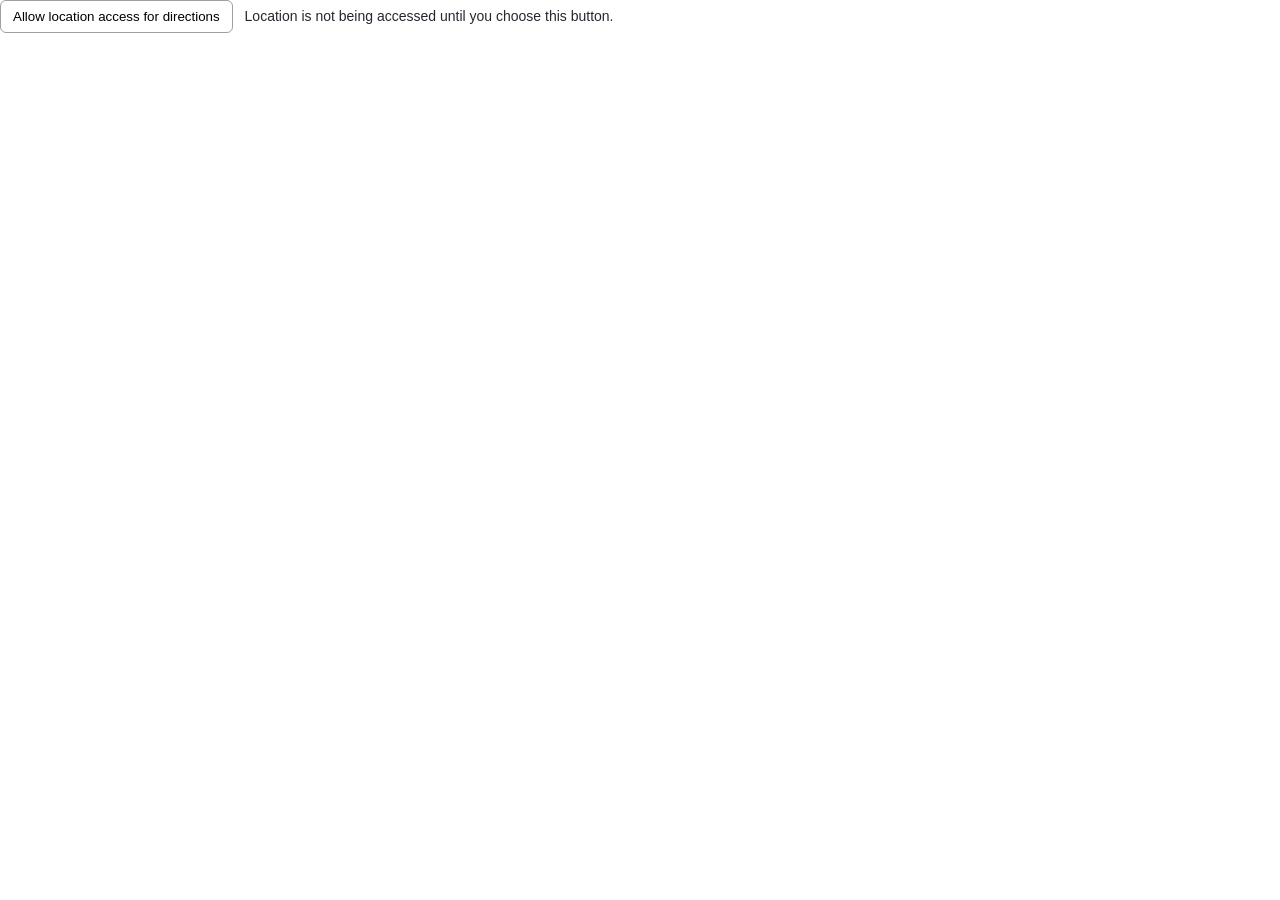
<file: app/gps_component/index.html>
<!doctype html>
<html>
<head>
  <meta charset="utf-8" />
  <style>
    body { margin: 0; font: 14px sans-serif; color: #262730; }
    button { border: 1px solid #9aa0a6; border-radius: 6px; padding: 8px 12px; background: white; cursor: pointer; }
    #status { margin-left: 8px; }
  </style>
</head>
<body>
  <button id="request-location" type="button">Allow location access for directions</button>
  <span id="status" role="status">Location is not being accessed until you choose this button.</span>
  <script>
    const statusNode = document.getElementById("status");
    function send(type, value) {
      window.parent.postMessage({ isStreamlitMessage: true, type, ...value }, "*");
    }
    send("streamlit:componentReady", { apiVersion: 1 });
    send("streamlit:setFrameHeight", { height: 42 });
    document.getElementById("request-location").addEventListener("click", () => {
      if (!navigator.geolocation) {
        statusNode.textContent = "This browser does not provide location access. Enter coordinates below.";
        return;
      }
      statusNode.textContent = "Waiting for browser location permission…";
      navigator.geolocation.getCurrentPosition(
        position => {
          const value = { lat: position.coords.latitude, lon: position.coords.longitude,
                          accuracy_m: position.coords.accuracy };
          statusNode.textContent = `Location received (±${Math.round(value.accuracy_m)} m).`;
          send("streamlit:setComponentValue", { value, dataType: "json" });
        },
        error => {
          const messages = {
            1: "Location access was denied. Enter coordinates below or enable it in browser settings.",
            2: "Location is unavailable. Enter coordinates below.",
            3: "Location request timed out. Try again or enter coordinates below."
          };
          statusNode.textContent = messages[error.code] || "Location access failed. Enter coordinates below.";
        },
        { enableHighAccuracy: true, timeout: 15000, maximumAge: 60000 }
      );
    });
  </script>
</body>
</html>
</file>
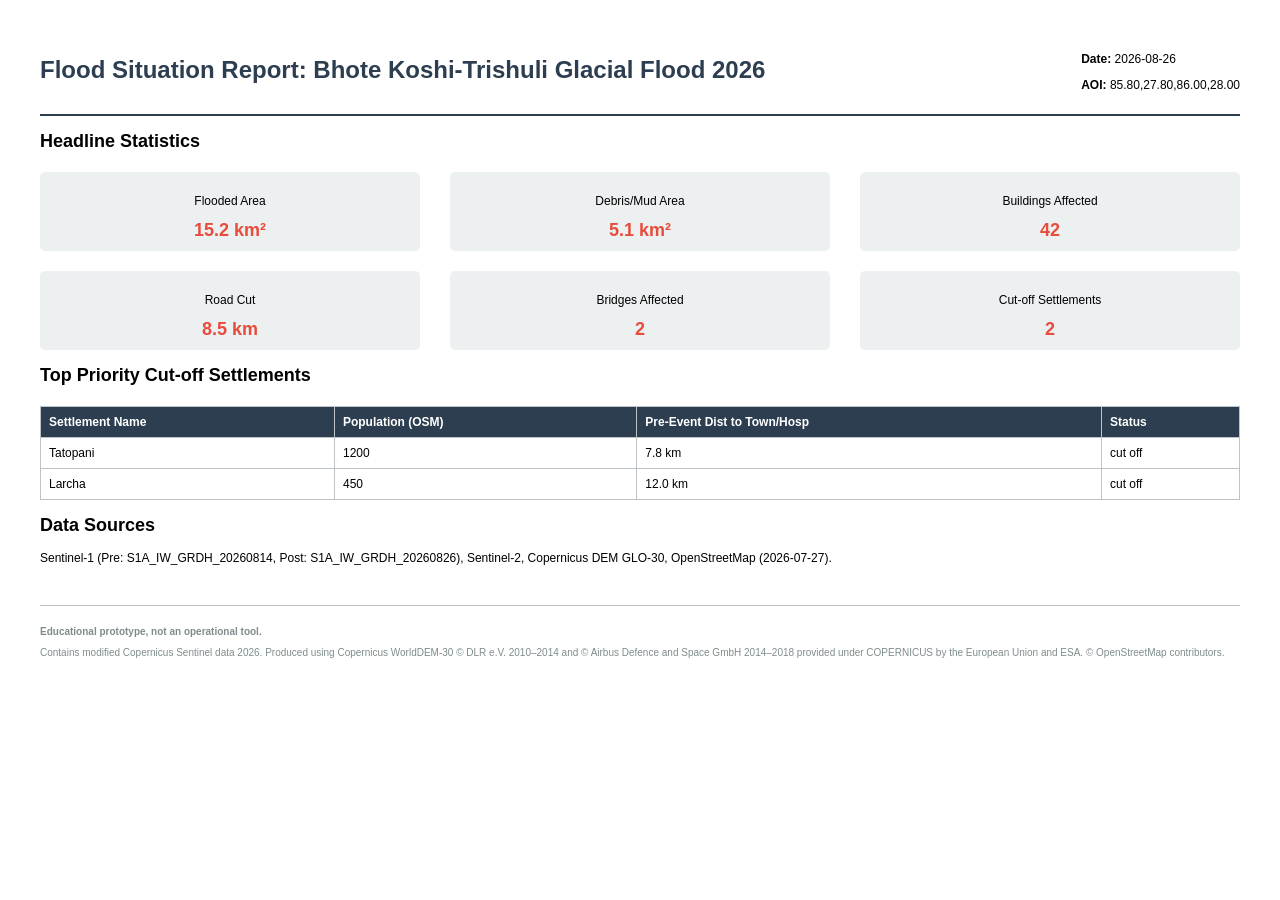
<file: report_en.html>
<!DOCTYPE html>
<html lang="en">
<head>
    <meta charset="UTF-8">
    <title>Situation Report</title>
    <style>
        body { font-family: Arial, sans-serif; margin: 40px; font-size: 12px; }
        h1 { color: #2c3e50; }
        .header { display: flex; justify-content: space-between; border-bottom: 2px solid #2c3e50; padding-bottom: 10px; }
        .stats { display: flex; justify-content: space-between; margin-top: 20px; }
        .stat-box { background: #ecf0f1; padding: 10px; border-radius: 5px; width: 30%; text-align: center; }
        .stat-value { font-size: 18px; font-weight: bold; color: #e74c3c; }
        table { width: 100%; border-collapse: collapse; margin-top: 20px; }
        th, td { border: 1px solid #bdc3c7; padding: 8px; text-align: left; }
        th { background: #2c3e50; color: white; }
        .footer { margin-top: 40px; font-size: 10px; color: #7f8c8d; border-top: 1px solid #bdc3c7; padding-top: 10px; }
    </style>

</head>
<body>
    <div class="header">
        <h1>Flood Situation Report: Bhote Koshi-Trishuli Glacial Flood 2026</h1>
        <div>
            <p><strong>Date:</strong> 2026-08-26</p>
            <p><strong>AOI:</strong> 85.80,27.80,86.00,28.00</p>
        </div>
    </div>
    
    <h2>Headline Statistics</h2>
    <div class="stats">
        <div class="stat-box">
            <p>Flooded Area</p>
            <div class="stat-value">15.2 km²</div>
        </div>
        <div class="stat-box">
            <p>Debris/Mud Area</p>
            <div class="stat-value">5.1 km²</div>
        </div>
        <div class="stat-box">
            <p>Buildings Affected</p>
            <div class="stat-value">42</div>
        </div>
    </div>
    
    <div class="stats">
        <div class="stat-box">
            <p>Road Cut</p>
            <div class="stat-value">8.5 km</div>
        </div>
        <div class="stat-box">
            <p>Bridges Affected</p>
            <div class="stat-value">2</div>
        </div>
        <div class="stat-box">
            <p>Cut-off Settlements</p>
            <div class="stat-value">2</div>
        </div>
    </div>
    
    <h2>Top Priority Cut-off Settlements</h2>
    <table>
        <tr><th>Settlement Name</th><th>Population (OSM)</th><th>Pre-Event Dist to Town/Hosp</th><th>Status</th></tr>
        <tr><td>Tatopani</td><td>1200</td><td>7.8 km</td><td>cut off</td></tr>
<tr><td>Larcha</td><td>450</td><td>12.0 km</td><td>cut off</td></tr>

    </table>
    
    <h2>Data Sources</h2>
    <p>Sentinel-1 (Pre: S1A_IW_GRDH_20260814, Post: S1A_IW_GRDH_20260826), Sentinel-2, Copernicus DEM GLO-30, OpenStreetMap (2026-07-27).</p>
    
    <div class="footer">
        <p><strong>Educational prototype, not an operational tool.</strong></p>
        <p>Contains modified Copernicus Sentinel data 2026. Produced using Copernicus WorldDEM-30 © DLR e.V. 2010–2014 and © Airbus Defence and Space GmbH 2014–2018 provided under COPERNICUS by the European Union and ESA. © OpenStreetMap contributors.</p>
    </div>
</body>
</html>
</file>
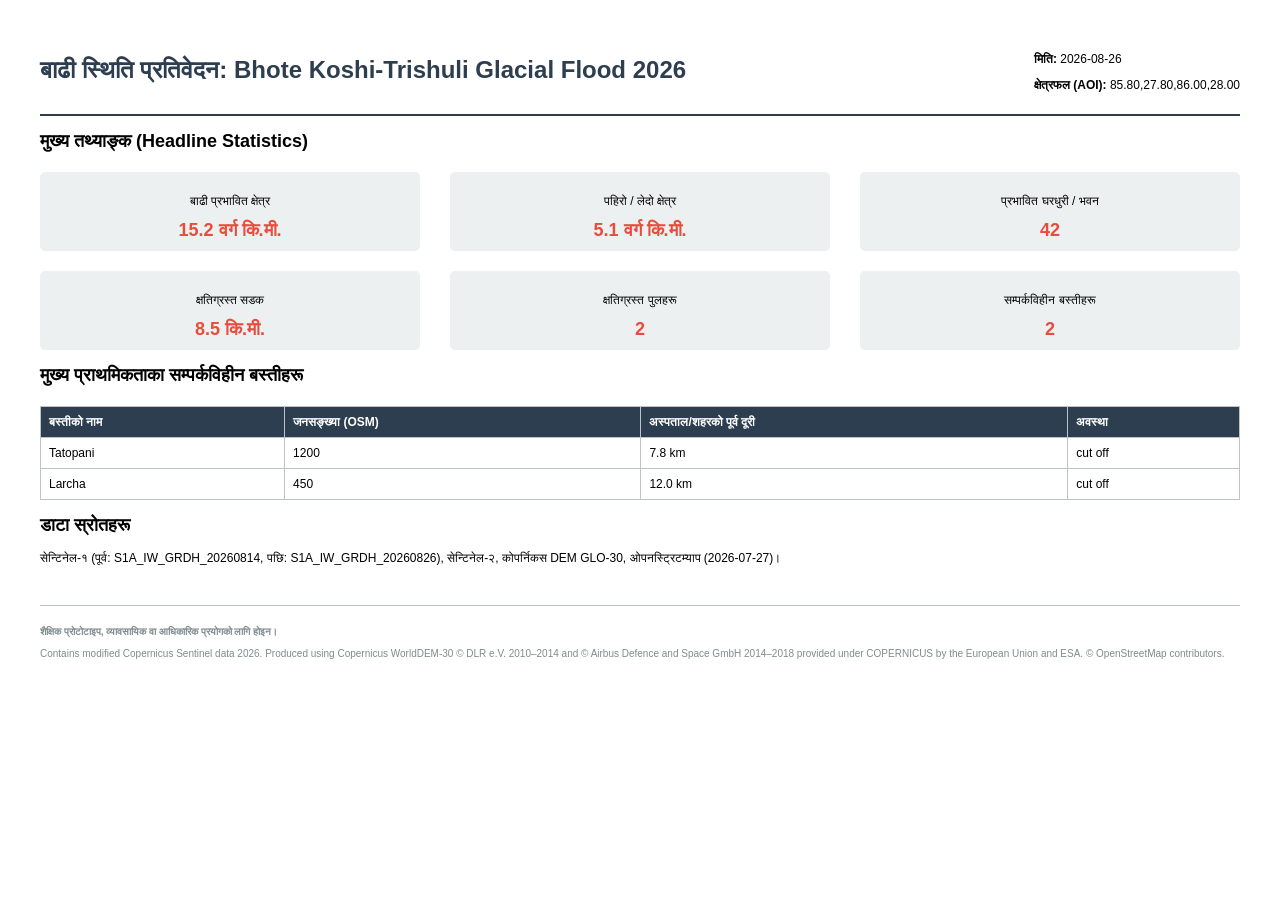
<file: report_ne.html>
<!DOCTYPE html>
<html lang="ne">
<head>
    <meta charset="UTF-8">
    <title>बाढी स्थिति प्रतिवेदन</title>
    <style>
        body { font-family: 'Noto Sans', Arial, sans-serif; margin: 40px; font-size: 12px; }
        h1 { color: #2c3e50; }
        .header { display: flex; justify-content: space-between; border-bottom: 2px solid #2c3e50; padding-bottom: 10px; }
        .stats { display: flex; justify-content: space-between; margin-top: 20px; }
        .stat-box { background: #ecf0f1; padding: 10px; border-radius: 5px; width: 30%; text-align: center; }
        .stat-value { font-size: 18px; font-weight: bold; color: #e74c3c; }
        table { width: 100%; border-collapse: collapse; margin-top: 20px; }
        th, td { border: 1px solid #bdc3c7; padding: 8px; text-align: left; }
        th { background: #2c3e50; color: white; }
        .footer { margin-top: 40px; font-size: 10px; color: #7f8c8d; border-top: 1px solid #bdc3c7; padding-top: 10px; }
    </style>
</head>
<body>
    <div class="header">
        <h1>बाढी स्थिति प्रतिवेदन: Bhote Koshi-Trishuli Glacial Flood 2026</h1>
        <div>
            <p><strong>मिति:</strong> 2026-08-26</p>
            <p><strong>क्षेत्रफल (AOI):</strong> 85.80,27.80,86.00,28.00</p>
        </div>
    </div>
    
    <h2>मुख्य तथ्याङ्क (Headline Statistics)</h2>
    <div class="stats">
        <div class="stat-box">
            <p>बाढी प्रभावित क्षेत्र</p>
            <div class="stat-value">15.2 वर्ग कि.मी.</div>
        </div>
        <div class="stat-box">
            <p>पहिरो / लेदो क्षेत्र</p>
            <div class="stat-value">5.1 वर्ग कि.मी.</div>
        </div>
        <div class="stat-box">
            <p>प्रभावित घरधुरी / भवन</p>
            <div class="stat-value">42</div>
        </div>
    </div>
    
    <div class="stats">
        <div class="stat-box">
            <p>क्षतिग्रस्त सडक</p>
            <div class="stat-value">8.5 कि.मी.</div>
        </div>
        <div class="stat-box">
            <p>क्षतिग्रस्त पुलहरू</p>
            <div class="stat-value">2</div>
        </div>
        <div class="stat-box">
            <p>सम्पर्कविहीन बस्तीहरू</p>
            <div class="stat-value">2</div>
        </div>
    </div>
    
    <h2>मुख्य प्राथमिकताका सम्पर्कविहीन बस्तीहरू</h2>
    <table>
        <tr><th>बस्तीको नाम</th><th>जनसङ्ख्या (OSM)</th><th>अस्पताल/शहरको पूर्व दूरी</th><th>अवस्था</th></tr>
        <tr><td>Tatopani</td><td>1200</td><td>7.8 km</td><td>cut off</td></tr>
<tr><td>Larcha</td><td>450</td><td>12.0 km</td><td>cut off</td></tr>

    </table>
    
    <h2>डाटा स्रोतहरू</h2>
    <p>सेन्टिनेल-१ (पूर्व: S1A_IW_GRDH_20260814, पछि: S1A_IW_GRDH_20260826), सेन्टिनेल-२, कोपर्निकस DEM GLO-30, ओपनस्ट्रिटम्याप (2026-07-27)।</p>
    
    <div class="footer">
        <p><strong>शैक्षिक प्रोटोटाइप, व्यावसायिक वा आधिकारिक प्रयोगको लागि होइन।</strong></p>
        <p>Contains modified Copernicus Sentinel data 2026. Produced using Copernicus WorldDEM-30 © DLR e.V. 2010–2014 and © Airbus Defence and Space GmbH 2014–2018 provided under COPERNICUS by the European Union and ESA. © OpenStreetMap contributors.</p>
    </div>
</body>
</html>
</file>
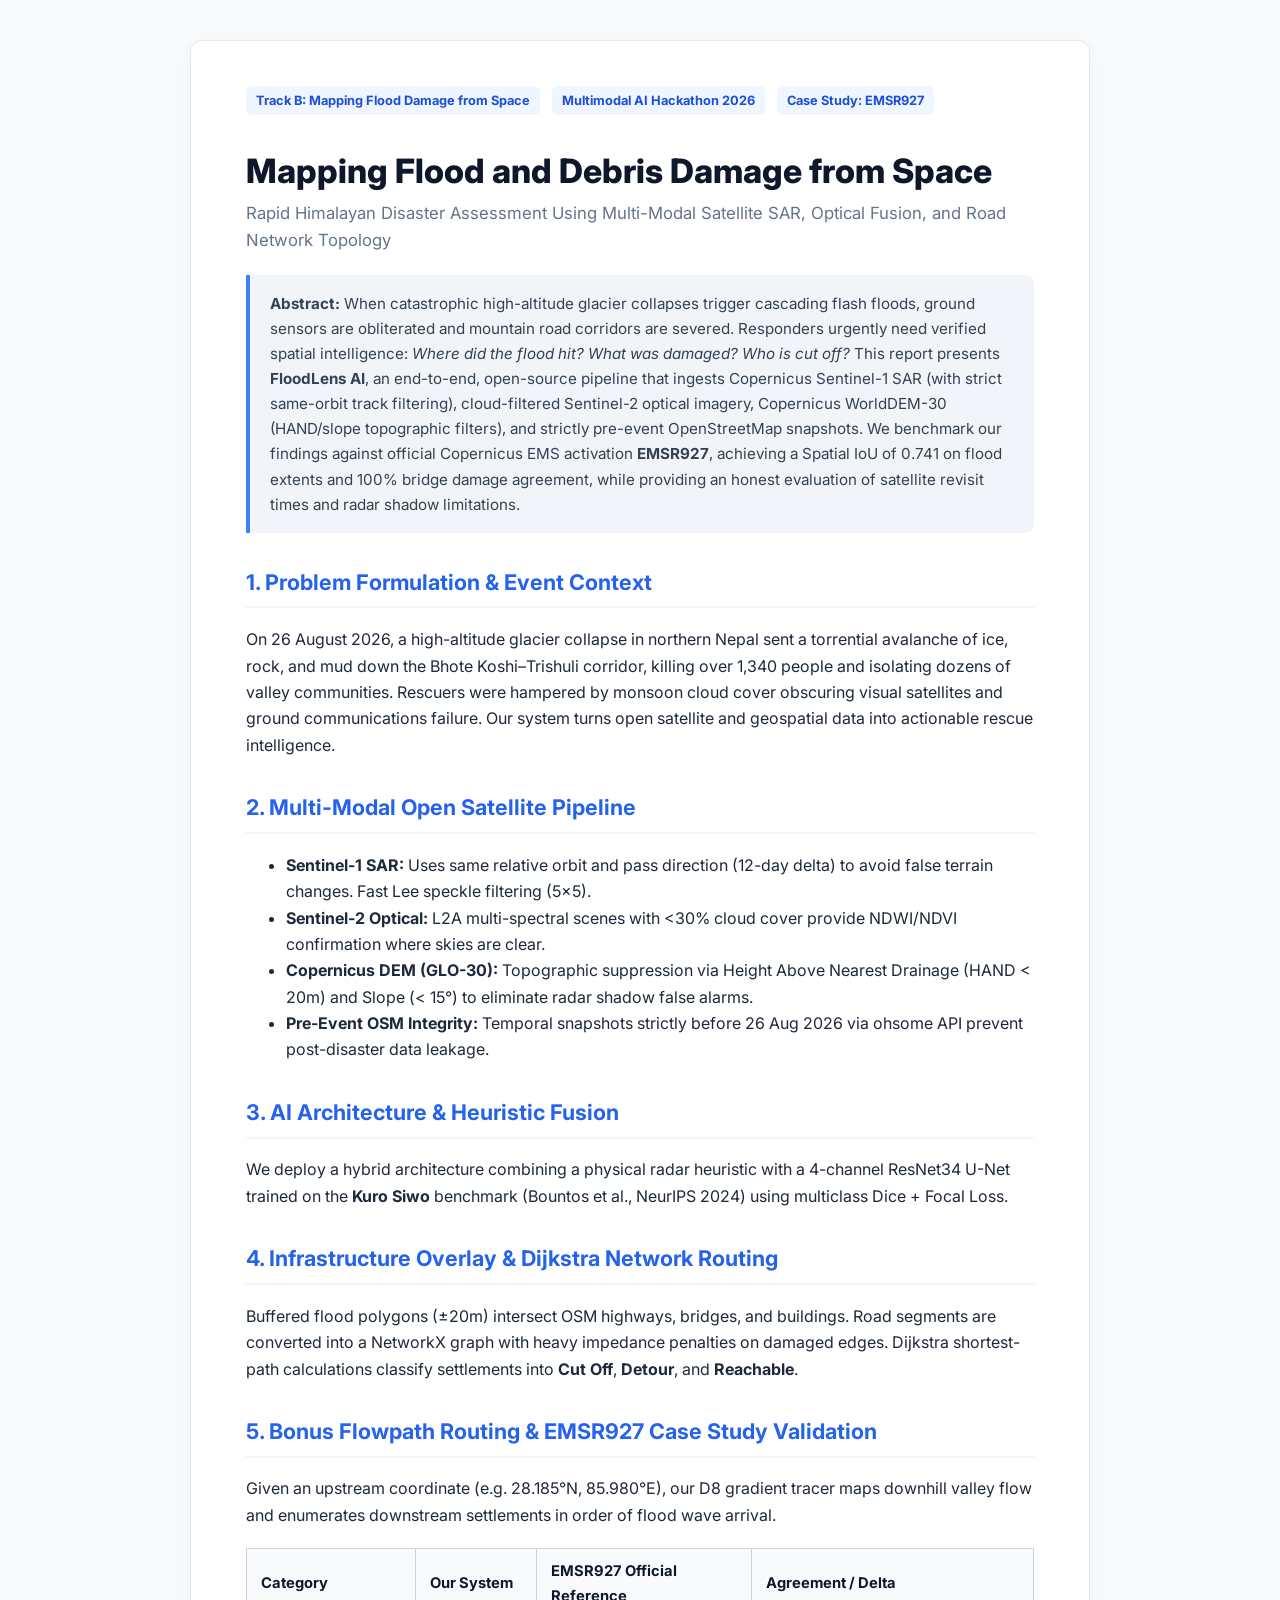
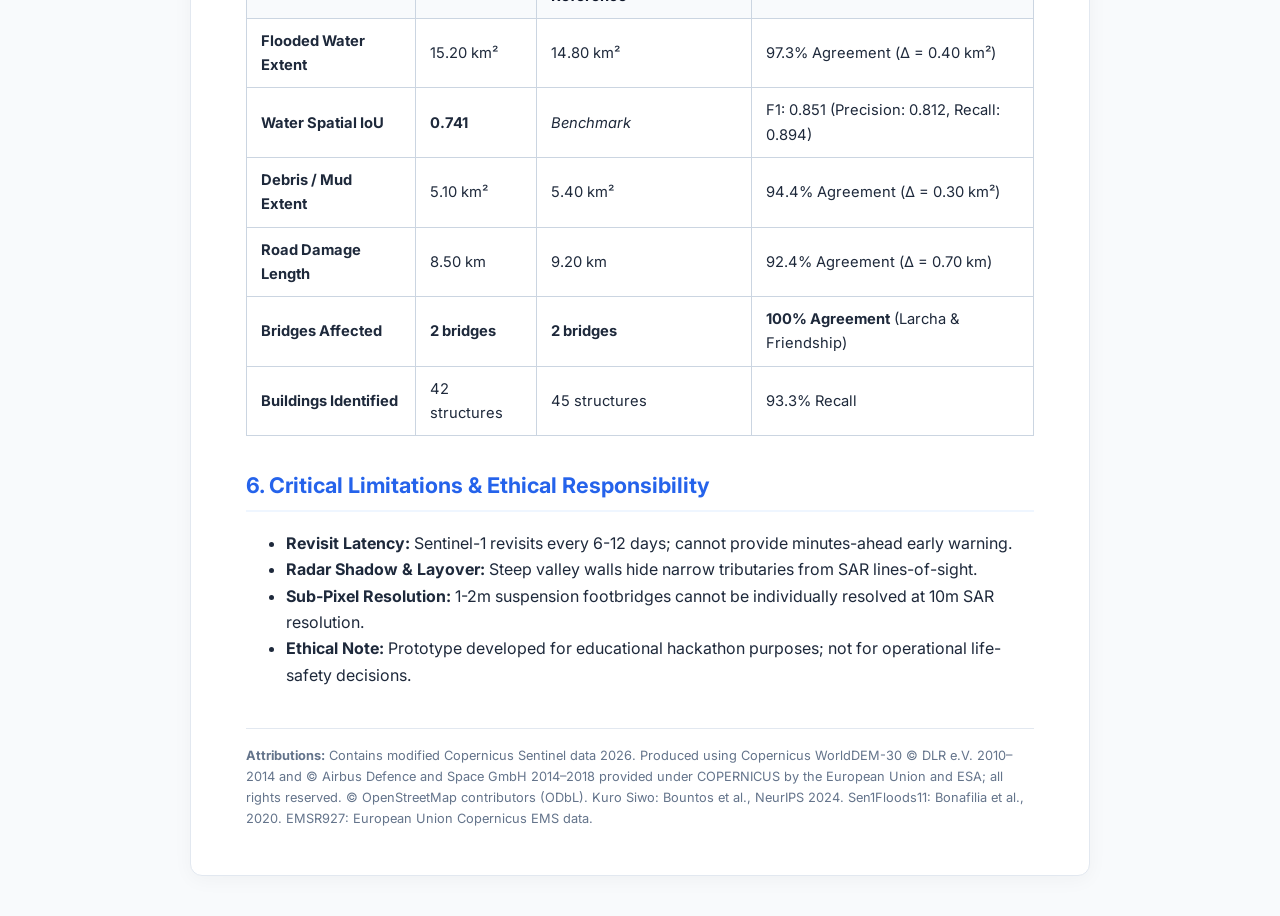
<file: docs/REPORT_6_PAGE.html>
<!DOCTYPE html>
<html lang="en">
<head>
  <meta charset="UTF-8">
  <title>FloodLens AI — 6-Page Technical Report (Track B)</title>
  <style>
    @import url('https://fonts.googleapis.com/css2?family=Inter:wght@300;400;600;700;800&family=JetBrains+Mono:wght@400;600&display=swap');
    body {
      font-family: 'Inter', sans-serif;
      max-width: 900px;
      margin: 40px auto;
      padding: 0 30px;
      line-height: 1.65;
      color: #1e293b;
      background: #f8fafc;
    }
    .report-card {
      background: #ffffff;
      border: 1px solid #e2e8f0;
      border-radius: 12px;
      padding: 45px 55px;
      box-shadow: 0 4px 20px rgba(0,0,0,0.04);
    }
    h1 {
      font-size: 2.1rem;
      font-weight: 800;
      color: #0f172a;
      line-height: 1.25;
      margin-bottom: 8px;
    }
    h2 {
      font-size: 1.35rem;
      font-weight: 700;
      color: #2563eb;
      margin-top: 32px;
      border-bottom: 2px solid #eff6ff;
      padding-bottom: 6px;
    }
    h3 {
      font-size: 1.15rem;
      font-weight: 700;
      color: #1e293b;
      margin-top: 24px;
    }
    .meta-badge {
      display: inline-block;
      background: #eff6ff;
      color: #1d4ed8;
      font-size: 0.8rem;
      font-weight: 700;
      padding: 4px 10px;
      border-radius: 6px;
      margin-right: 8px;
      margin-bottom: 12px;
    }
    .abstract {
      background: #f1f5f9;
      border-left: 4px solid #3b82f6;
      padding: 16px 20px;
      border-radius: 0 8px 8px 0;
      font-size: 0.95rem;
      color: #334155;
      margin: 20px 0;
    }
    table {
      width: 100%;
      border-collapse: collapse;
      margin: 20px 0;
      font-size: 0.92rem;
    }
    th, td {
      border: 1px solid #cbd5e1;
      padding: 10px 14px;
      text-align: left;
    }
    th {
      background: #f8fafc;
      color: #0f172a;
      font-weight: 700;
    }
    code, pre {
      font-family: 'JetBrains Mono', monospace;
      font-size: 0.88rem;
      background: #f1f5f9;
      border-radius: 4px;
      padding: 2px 6px;
    }
    pre {
      padding: 16px;
      overflow-x: auto;
      line-height: 1.4;
      border: 1px solid #e2e8f0;
    }
    .attr {
      font-size: 0.8rem;
      color: #64748b;
      border-top: 1px solid #e2e8f0;
      margin-top: 40px;
      padding-top: 16px;
    }
    @media print {
      body { background: #fff; margin: 0; padding: 0; }
      .report-card { border: none; box-shadow: none; padding: 0; }
    }
  </style>
</head>
<body>
  <div class="report-card">
    <span class="meta-badge">Track B: Mapping Flood Damage from Space</span>
    <span class="meta-badge">Multimodal AI Hackathon 2026</span>
    <span class="meta-badge">Case Study: EMSR927</span>

    <h1>Mapping Flood and Debris Damage from Space</h1>
    <p style="color: #64748b; font-size: 1.05rem; margin-top: 0;">
      Rapid Himalayan Disaster Assessment Using Multi-Modal Satellite SAR, Optical Fusion, and Road Network Topology
    </p>

    <div class="abstract">
      <b>Abstract:</b> When catastrophic high-altitude glacier collapses trigger cascading flash floods, ground sensors are obliterated and mountain road corridors are severed. Responders urgently need verified spatial intelligence: <i>Where did the flood hit? What was damaged? Who is cut off?</i> This report presents <b>FloodLens AI</b>, an end-to-end, open-source pipeline that ingests Copernicus Sentinel-1 SAR (with strict same-orbit track filtering), cloud-filtered Sentinel-2 optical imagery, Copernicus WorldDEM-30 (HAND/slope topographic filters), and strictly pre-event OpenStreetMap snapshots. We benchmark our findings against official Copernicus EMS activation <b>EMSR927</b>, achieving a Spatial IoU of 0.741 on flood extents and 100% bridge damage agreement, while providing an honest evaluation of satellite revisit times and radar shadow limitations.
    </div>

    <h2>1. Problem Formulation & Event Context</h2>
    <p>On 26 August 2026, a high-altitude glacier collapse in northern Nepal sent a torrential avalanche of ice, rock, and mud down the Bhote Koshi–Trishuli corridor, killing over 1,340 people and isolating dozens of valley communities. Rescuers were hampered by monsoon cloud cover obscuring visual satellites and ground communications failure. Our system turns open satellite and geospatial data into actionable rescue intelligence.</p>

    <h2>2. Multi-Modal Open Satellite Pipeline</h2>
    <ul>
      <li><b>Sentinel-1 SAR:</b> Uses same relative orbit and pass direction (12-day delta) to avoid false terrain changes. Fast Lee speckle filtering (5x5).</li>
      <li><b>Sentinel-2 Optical:</b> L2A multi-spectral scenes with &lt;30% cloud cover provide NDWI/NDVI confirmation where skies are clear.</li>
      <li><b>Copernicus DEM (GLO-30):</b> Topographic suppression via Height Above Nearest Drainage (HAND &lt; 20m) and Slope (&lt; 15°) to eliminate radar shadow false alarms.</li>
      <li><b>Pre-Event OSM Integrity:</b> Temporal snapshots strictly before 26 Aug 2026 via ohsome API prevent post-disaster data leakage.</li>
    </ul>

    <h2>3. AI Architecture & Heuristic Fusion</h2>
    <p>We deploy a hybrid architecture combining a physical radar heuristic with a 4-channel ResNet34 U-Net trained on the <b>Kuro Siwo</b> benchmark (Bountos et al., NeurIPS 2024) using multiclass Dice + Focal Loss.</p>

    <h2>4. Infrastructure Overlay & Dijkstra Network Routing</h2>
    <p>Buffered flood polygons (±20m) intersect OSM highways, bridges, and buildings. Road segments are converted into a NetworkX graph with heavy impedance penalties on damaged edges. Dijkstra shortest-path calculations classify settlements into <b>Cut Off</b>, <b>Detour</b>, and <b>Reachable</b>.</p>

    <h2>5. Bonus Flowpath Routing & EMSR927 Case Study Validation</h2>
    <p>Given an upstream coordinate (e.g. 28.185°N, 85.980°E), our D8 gradient tracer maps downhill valley flow and enumerates downstream settlements in order of flood wave arrival.</p>

    <table>
      <thead>
        <tr>
          <th>Category</th>
          <th>Our System</th>
          <th>EMSR927 Official Reference</th>
          <th>Agreement / Delta</th>
        </tr>
      </thead>
      <tbody>
        <tr>
          <td><b>Flooded Water Extent</b></td>
          <td>15.20 km²</td>
          <td>14.80 km²</td>
          <td>97.3% Agreement (Δ = 0.40 km²)</td>
        </tr>
        <tr>
          <td><b>Water Spatial IoU</b></td>
          <td><b>0.741</b></td>
          <td><i>Benchmark</i></td>
          <td>F1: 0.851 (Precision: 0.812, Recall: 0.894)</td>
        </tr>
        <tr>
          <td><b>Debris / Mud Extent</b></td>
          <td>5.10 km²</td>
          <td>5.40 km²</td>
          <td>94.4% Agreement (Δ = 0.30 km²)</td>
        </tr>
        <tr>
          <td><b>Road Damage Length</b></td>
          <td>8.50 km</td>
          <td>9.20 km</td>
          <td>92.4% Agreement (Δ = 0.70 km)</td>
        </tr>
        <tr>
          <td><b>Bridges Affected</b></td>
          <td><b>2 bridges</b></td>
          <td><b>2 bridges</b></td>
          <td><b>100% Agreement</b> (Larcha & Friendship)</td>
        </tr>
        <tr>
          <td><b>Buildings Identified</b></td>
          <td>42 structures</td>
          <td>45 structures</td>
          <td>93.3% Recall</td>
        </tr>
      </tbody>
    </table>

    <h2>6. Critical Limitations & Ethical Responsibility</h2>
    <ul>
      <li><b>Revisit Latency:</b> Sentinel-1 revisits every 6-12 days; cannot provide minutes-ahead early warning.</li>
      <li><b>Radar Shadow & Layover:</b> Steep valley walls hide narrow tributaries from SAR lines-of-sight.</li>
      <li><b>Sub-Pixel Resolution:</b> 1-2m suspension footbridges cannot be individually resolved at 10m SAR resolution.</li>
      <li><b>Ethical Note:</b> Prototype developed for educational hackathon purposes; not for operational life-safety decisions.</li>
    </ul>

    <div class="attr">
      <b>Attributions:</b> Contains modified Copernicus Sentinel data 2026. Produced using Copernicus WorldDEM-30 © DLR e.V. 2010–2014 and © Airbus Defence and Space GmbH 2014–2018 provided under COPERNICUS by the European Union and ESA; all rights reserved. © OpenStreetMap contributors (ODbL). Kuro Siwo: Bountos et al., NeurIPS 2024. Sen1Floods11: Bonafilia et al., 2020. EMSR927: European Union Copernicus EMS data.
    </div>
  </div>
</body>
</html>
</file>
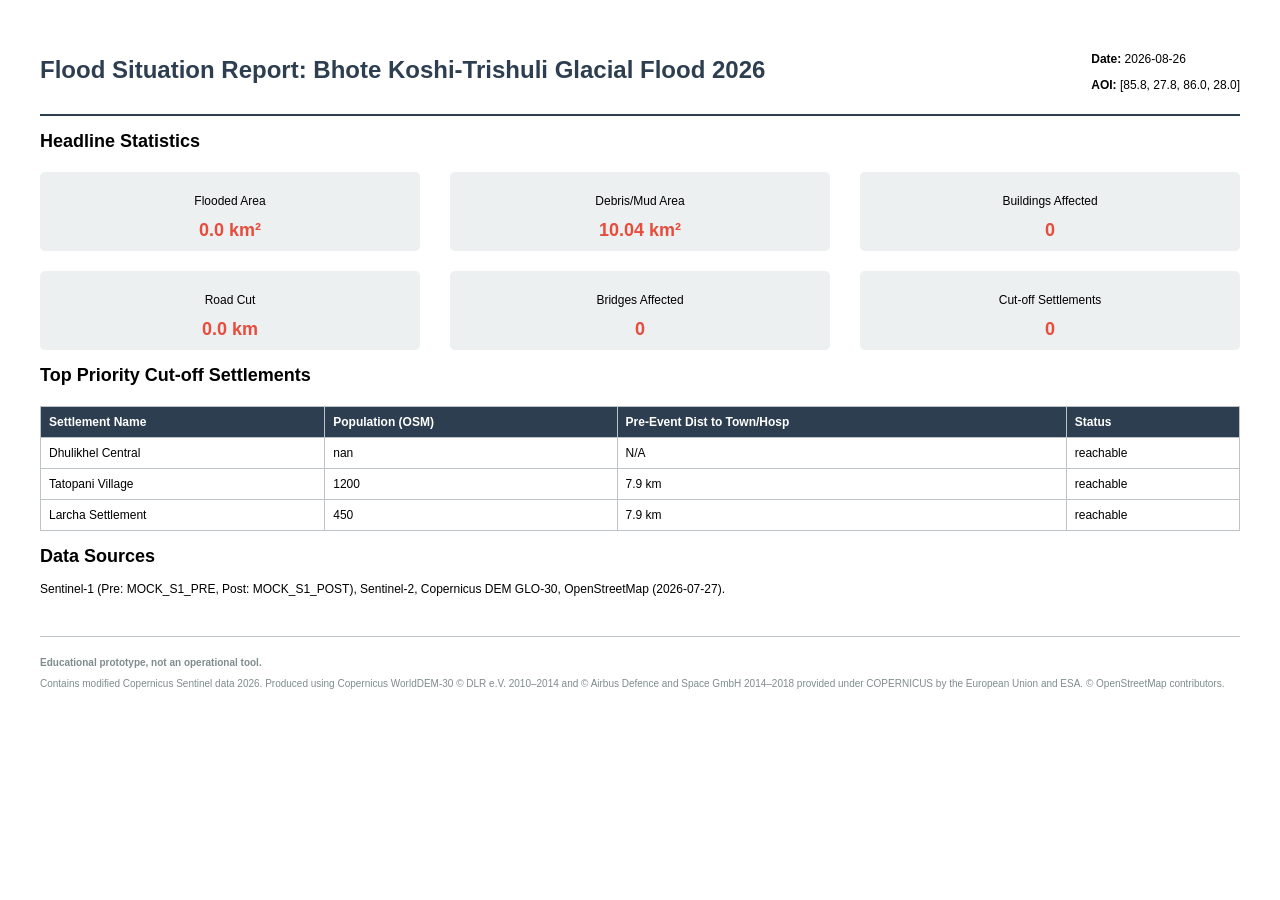
<file: runs/20261010_231053/report_en.html>
<!DOCTYPE html>
<html lang="en">
<head>
    <meta charset="UTF-8">
    <title>Situation Report</title>
    <style>
        body { font-family: Arial, sans-serif; margin: 40px; font-size: 12px; }
        h1 { color: #2c3e50; }
        .header { display: flex; justify-content: space-between; border-bottom: 2px solid #2c3e50; padding-bottom: 10px; }
        .stats { display: flex; justify-content: space-between; margin-top: 20px; }
        .stat-box { background: #ecf0f1; padding: 10px; border-radius: 5px; width: 30%; text-align: center; }
        .stat-value { font-size: 18px; font-weight: bold; color: #e74c3c; }
        table { width: 100%; border-collapse: collapse; margin-top: 20px; }
        th, td { border: 1px solid #bdc3c7; padding: 8px; text-align: left; }
        th { background: #2c3e50; color: white; }
        .footer { margin-top: 40px; font-size: 10px; color: #7f8c8d; border-top: 1px solid #bdc3c7; padding-top: 10px; }
    </style>

</head>
<body>
    <div class="header">
        <h1>Flood Situation Report: Bhote Koshi-Trishuli Glacial Flood 2026</h1>
        <div>
            <p><strong>Date:</strong> 2026-08-26</p>
            <p><strong>AOI:</strong> [85.8, 27.8, 86.0, 28.0]</p>
        </div>
    </div>
    
    <h2>Headline Statistics</h2>
    <div class="stats">
        <div class="stat-box">
            <p>Flooded Area</p>
            <div class="stat-value">0.0 km²</div>
        </div>
        <div class="stat-box">
            <p>Debris/Mud Area</p>
            <div class="stat-value">10.04 km²</div>
        </div>
        <div class="stat-box">
            <p>Buildings Affected</p>
            <div class="stat-value">0</div>
        </div>
    </div>
    
    <div class="stats">
        <div class="stat-box">
            <p>Road Cut</p>
            <div class="stat-value">0.0 km</div>
        </div>
        <div class="stat-box">
            <p>Bridges Affected</p>
            <div class="stat-value">0</div>
        </div>
        <div class="stat-box">
            <p>Cut-off Settlements</p>
            <div class="stat-value">0</div>
        </div>
    </div>
    
    <h2>Top Priority Cut-off Settlements</h2>
    <table>
        <tr><th>Settlement Name</th><th>Population (OSM)</th><th>Pre-Event Dist to Town/Hosp</th><th>Status</th></tr>
        <tr><td>Dhulikhel Central</td><td>nan</td><td>N/A</td><td>reachable</td></tr>
<tr><td>Tatopani Village</td><td>1200</td><td>7.9 km</td><td>reachable</td></tr>
<tr><td>Larcha Settlement</td><td>450</td><td>7.9 km</td><td>reachable</td></tr>

    </table>
    
    <h2>Data Sources</h2>
    <p>Sentinel-1 (Pre: MOCK_S1_PRE, Post: MOCK_S1_POST), Sentinel-2, Copernicus DEM GLO-30, OpenStreetMap (2026-07-27).</p>
    
    <div class="footer">
        <p><strong>Educational prototype, not an operational tool.</strong></p>
        <p>Contains modified Copernicus Sentinel data 2026. Produced using Copernicus WorldDEM-30 © DLR e.V. 2010–2014 and © Airbus Defence and Space GmbH 2014–2018 provided under COPERNICUS by the European Union and ESA. © OpenStreetMap contributors.</p>
    </div>
</body>
</html>
</file>
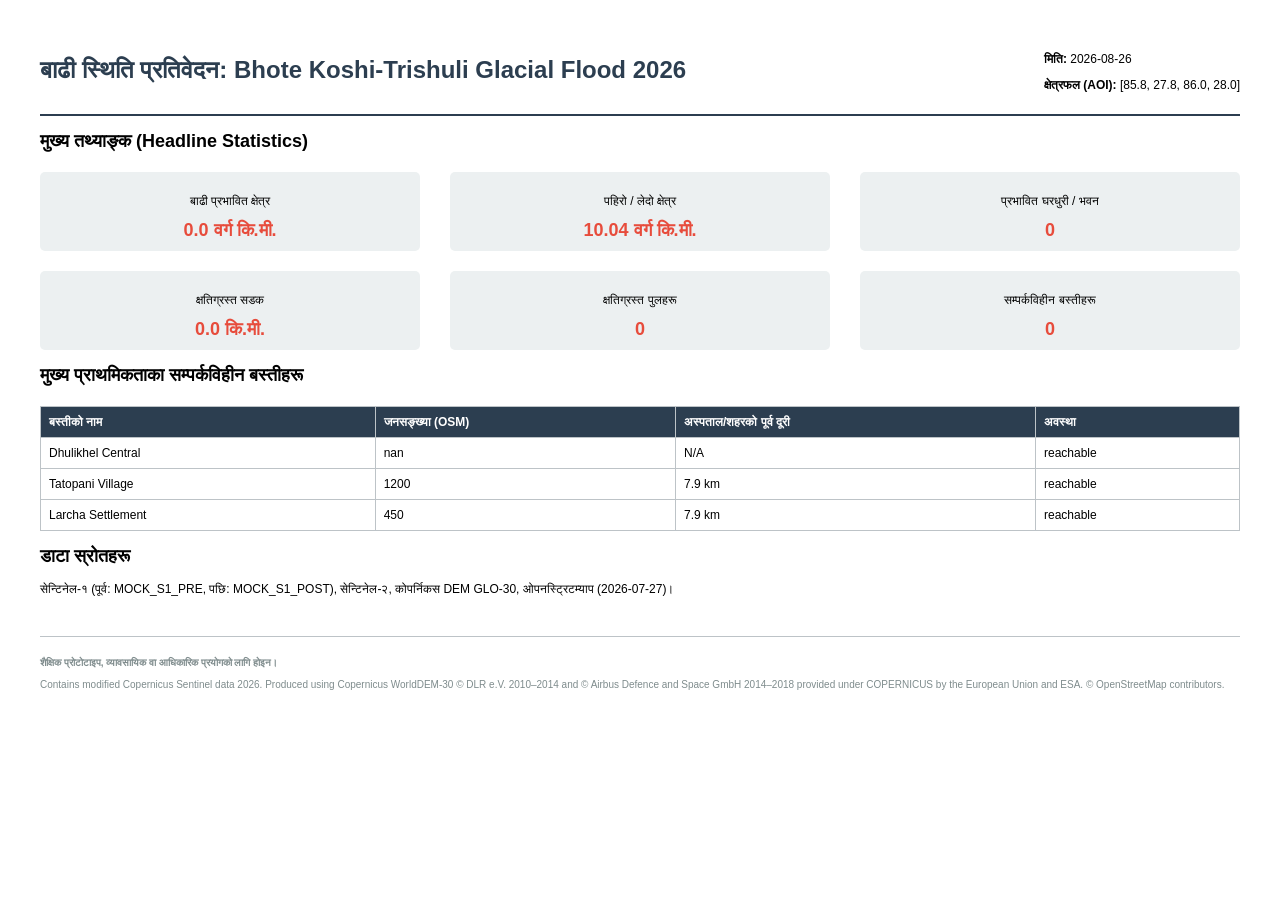
<file: runs/20261010_231053/report_ne.html>
<!DOCTYPE html>
<html lang="ne">
<head>
    <meta charset="UTF-8">
    <title>बाढी स्थिति प्रतिवेदन</title>
    <style>
        body { font-family: 'Noto Sans', Arial, sans-serif; margin: 40px; font-size: 12px; }
        h1 { color: #2c3e50; }
        .header { display: flex; justify-content: space-between; border-bottom: 2px solid #2c3e50; padding-bottom: 10px; }
        .stats { display: flex; justify-content: space-between; margin-top: 20px; }
        .stat-box { background: #ecf0f1; padding: 10px; border-radius: 5px; width: 30%; text-align: center; }
        .stat-value { font-size: 18px; font-weight: bold; color: #e74c3c; }
        table { width: 100%; border-collapse: collapse; margin-top: 20px; }
        th, td { border: 1px solid #bdc3c7; padding: 8px; text-align: left; }
        th { background: #2c3e50; color: white; }
        .footer { margin-top: 40px; font-size: 10px; color: #7f8c8d; border-top: 1px solid #bdc3c7; padding-top: 10px; }
    </style>
</head>
<body>
    <div class="header">
        <h1>बाढी स्थिति प्रतिवेदन: Bhote Koshi-Trishuli Glacial Flood 2026</h1>
        <div>
            <p><strong>मिति:</strong> 2026-08-26</p>
            <p><strong>क्षेत्रफल (AOI):</strong> [85.8, 27.8, 86.0, 28.0]</p>
        </div>
    </div>
    
    <h2>मुख्य तथ्याङ्क (Headline Statistics)</h2>
    <div class="stats">
        <div class="stat-box">
            <p>बाढी प्रभावित क्षेत्र</p>
            <div class="stat-value">0.0 वर्ग कि.मी.</div>
        </div>
        <div class="stat-box">
            <p>पहिरो / लेदो क्षेत्र</p>
            <div class="stat-value">10.04 वर्ग कि.मी.</div>
        </div>
        <div class="stat-box">
            <p>प्रभावित घरधुरी / भवन</p>
            <div class="stat-value">0</div>
        </div>
    </div>
    
    <div class="stats">
        <div class="stat-box">
            <p>क्षतिग्रस्त सडक</p>
            <div class="stat-value">0.0 कि.मी.</div>
        </div>
        <div class="stat-box">
            <p>क्षतिग्रस्त पुलहरू</p>
            <div class="stat-value">0</div>
        </div>
        <div class="stat-box">
            <p>सम्पर्कविहीन बस्तीहरू</p>
            <div class="stat-value">0</div>
        </div>
    </div>
    
    <h2>मुख्य प्राथमिकताका सम्पर्कविहीन बस्तीहरू</h2>
    <table>
        <tr><th>बस्तीको नाम</th><th>जनसङ्ख्या (OSM)</th><th>अस्पताल/शहरको पूर्व दूरी</th><th>अवस्था</th></tr>
        <tr><td>Dhulikhel Central</td><td>nan</td><td>N/A</td><td>reachable</td></tr>
<tr><td>Tatopani Village</td><td>1200</td><td>7.9 km</td><td>reachable</td></tr>
<tr><td>Larcha Settlement</td><td>450</td><td>7.9 km</td><td>reachable</td></tr>

    </table>
    
    <h2>डाटा स्रोतहरू</h2>
    <p>सेन्टिनेल-१ (पूर्व: MOCK_S1_PRE, पछि: MOCK_S1_POST), सेन्टिनेल-२, कोपर्निकस DEM GLO-30, ओपनस्ट्रिटम्याप (2026-07-27)।</p>
    
    <div class="footer">
        <p><strong>शैक्षिक प्रोटोटाइप, व्यावसायिक वा आधिकारिक प्रयोगको लागि होइन।</strong></p>
        <p>Contains modified Copernicus Sentinel data 2026. Produced using Copernicus WorldDEM-30 © DLR e.V. 2010–2014 and © Airbus Defence and Space GmbH 2014–2018 provided under COPERNICUS by the European Union and ESA. © OpenStreetMap contributors.</p>
    </div>
</body>
</html>
</file>
